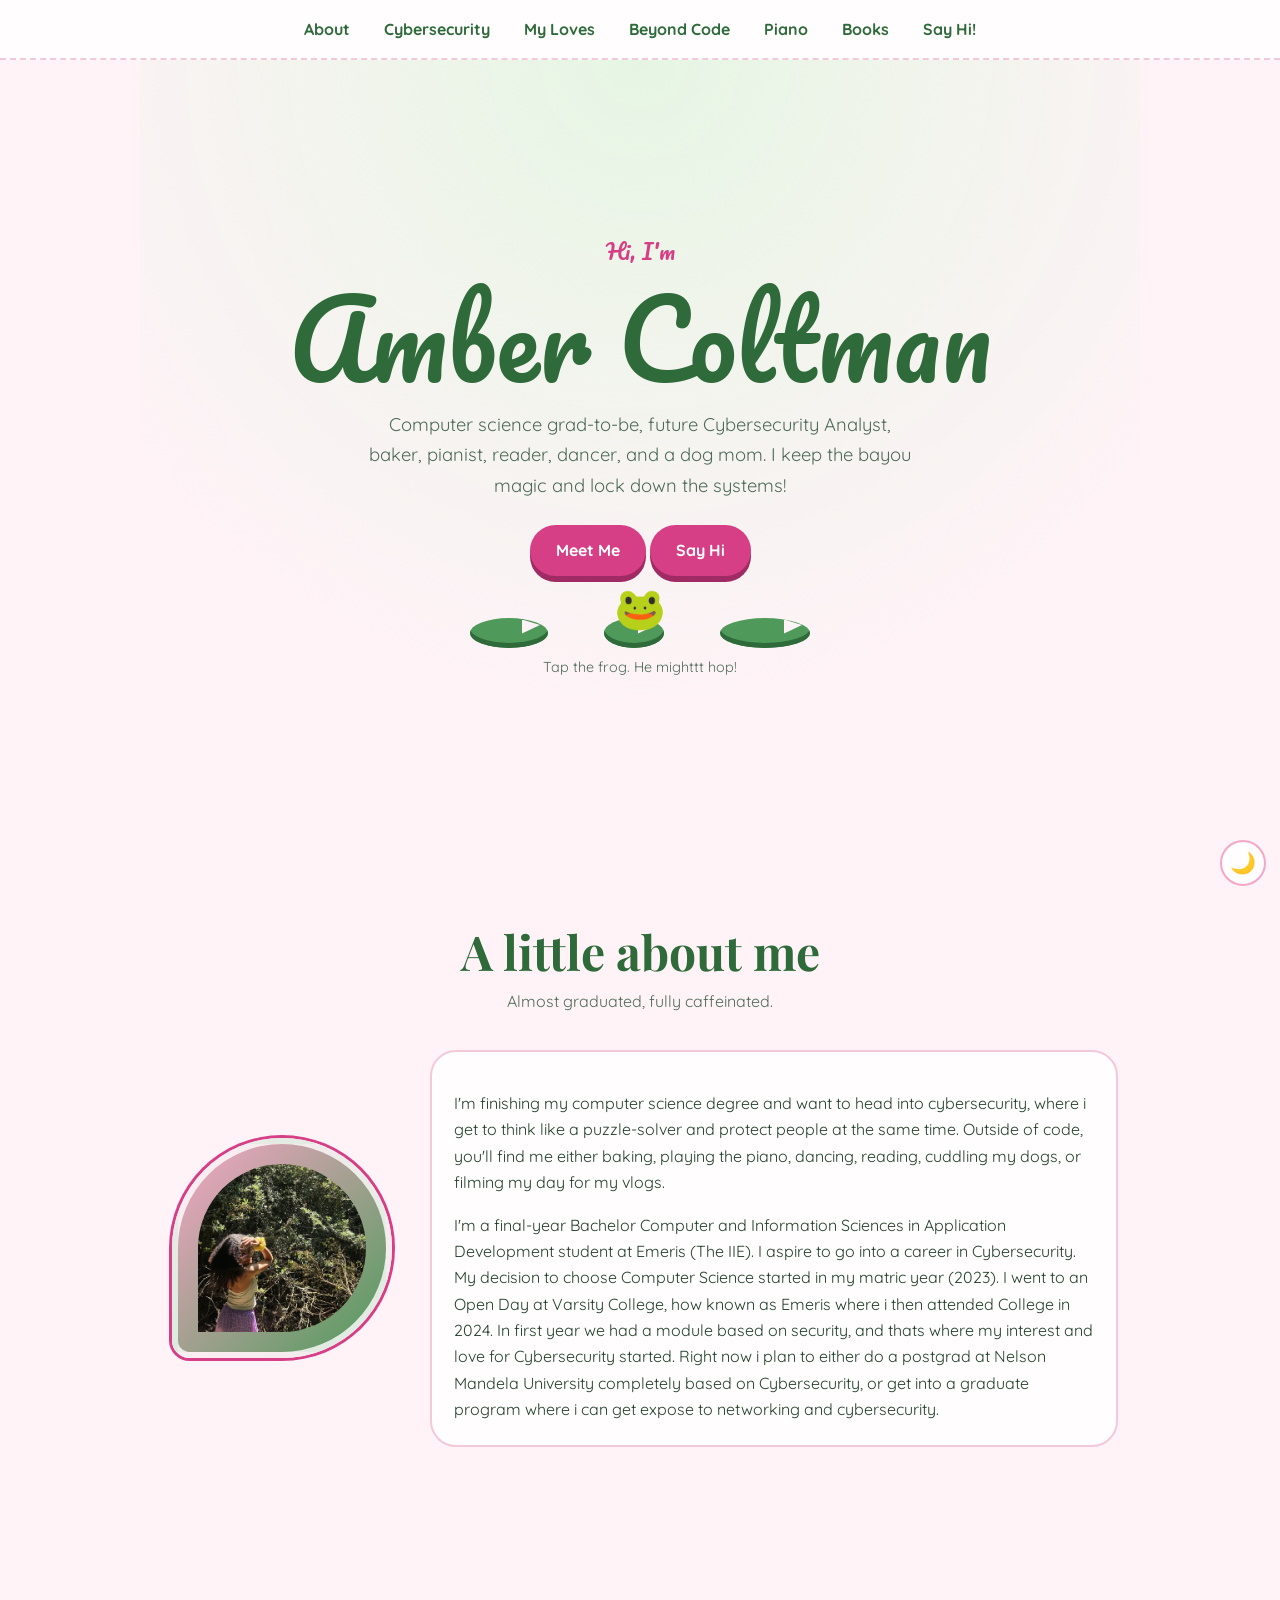
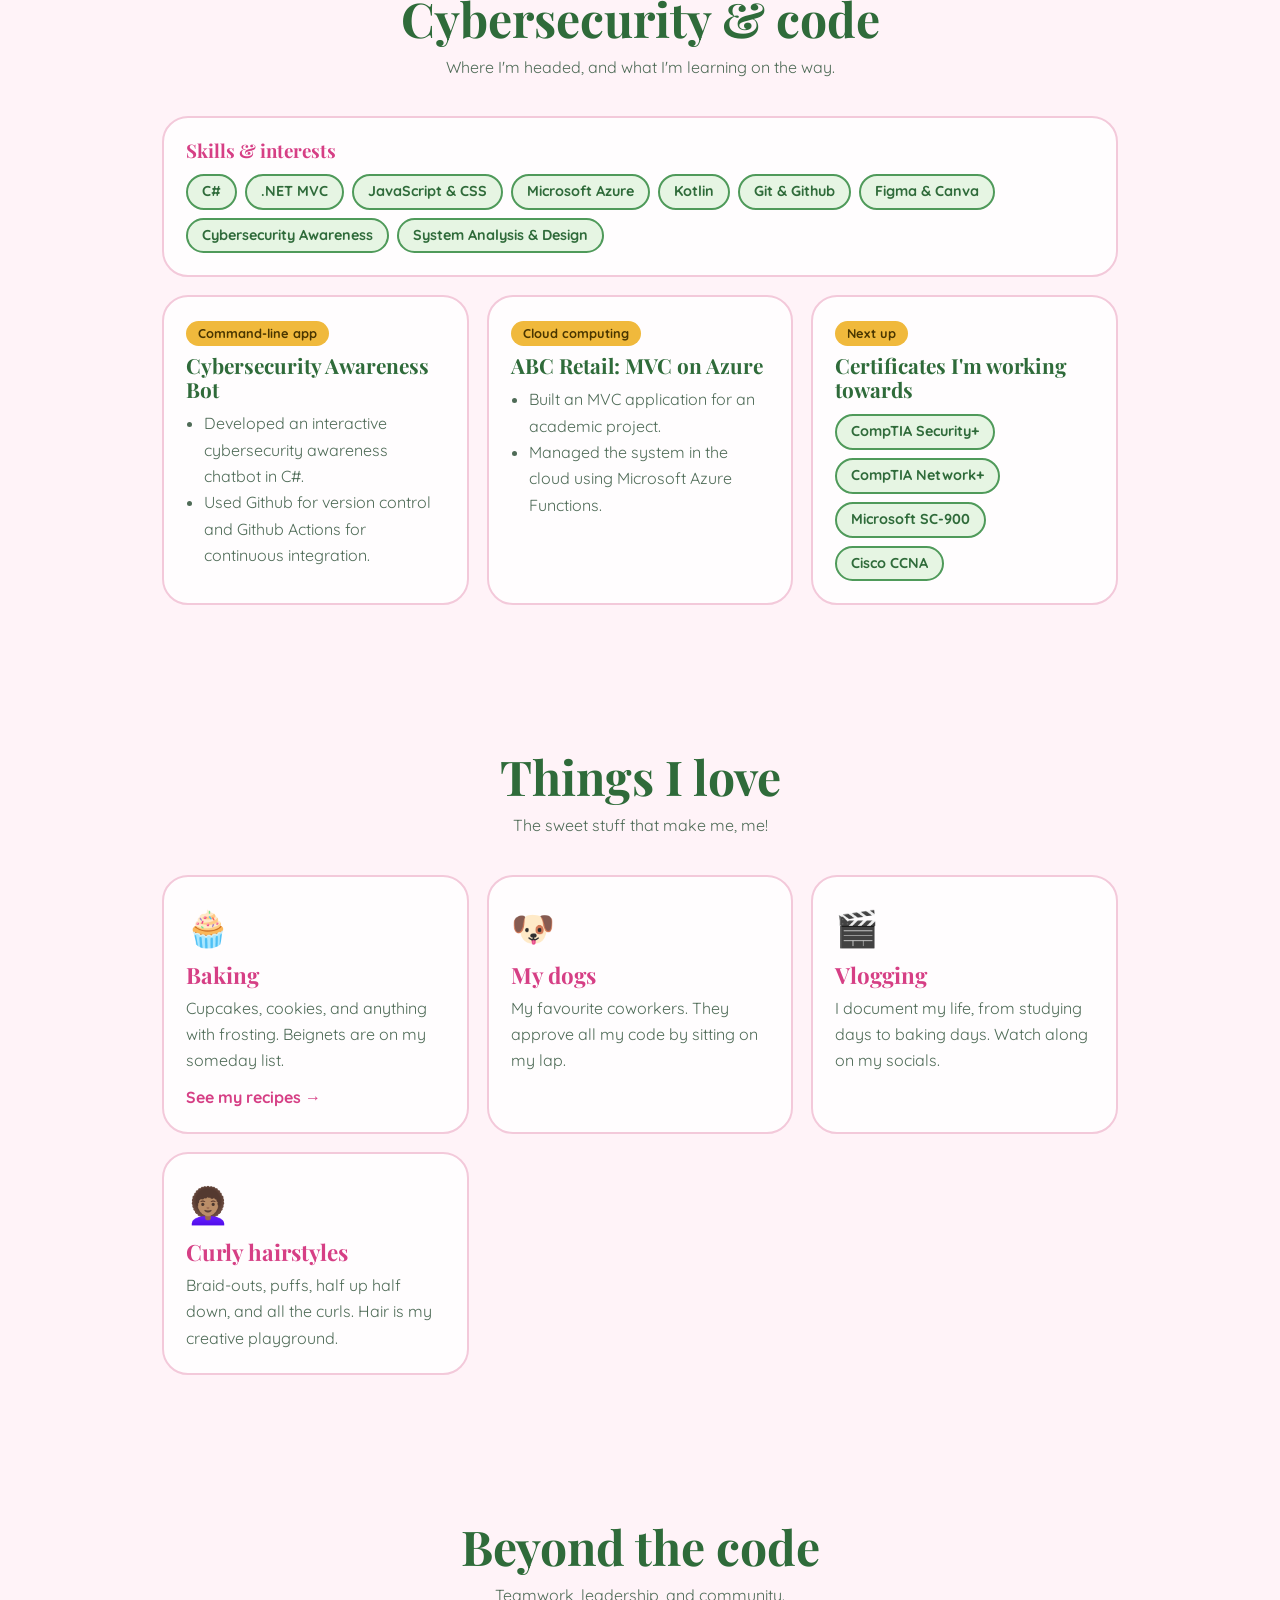
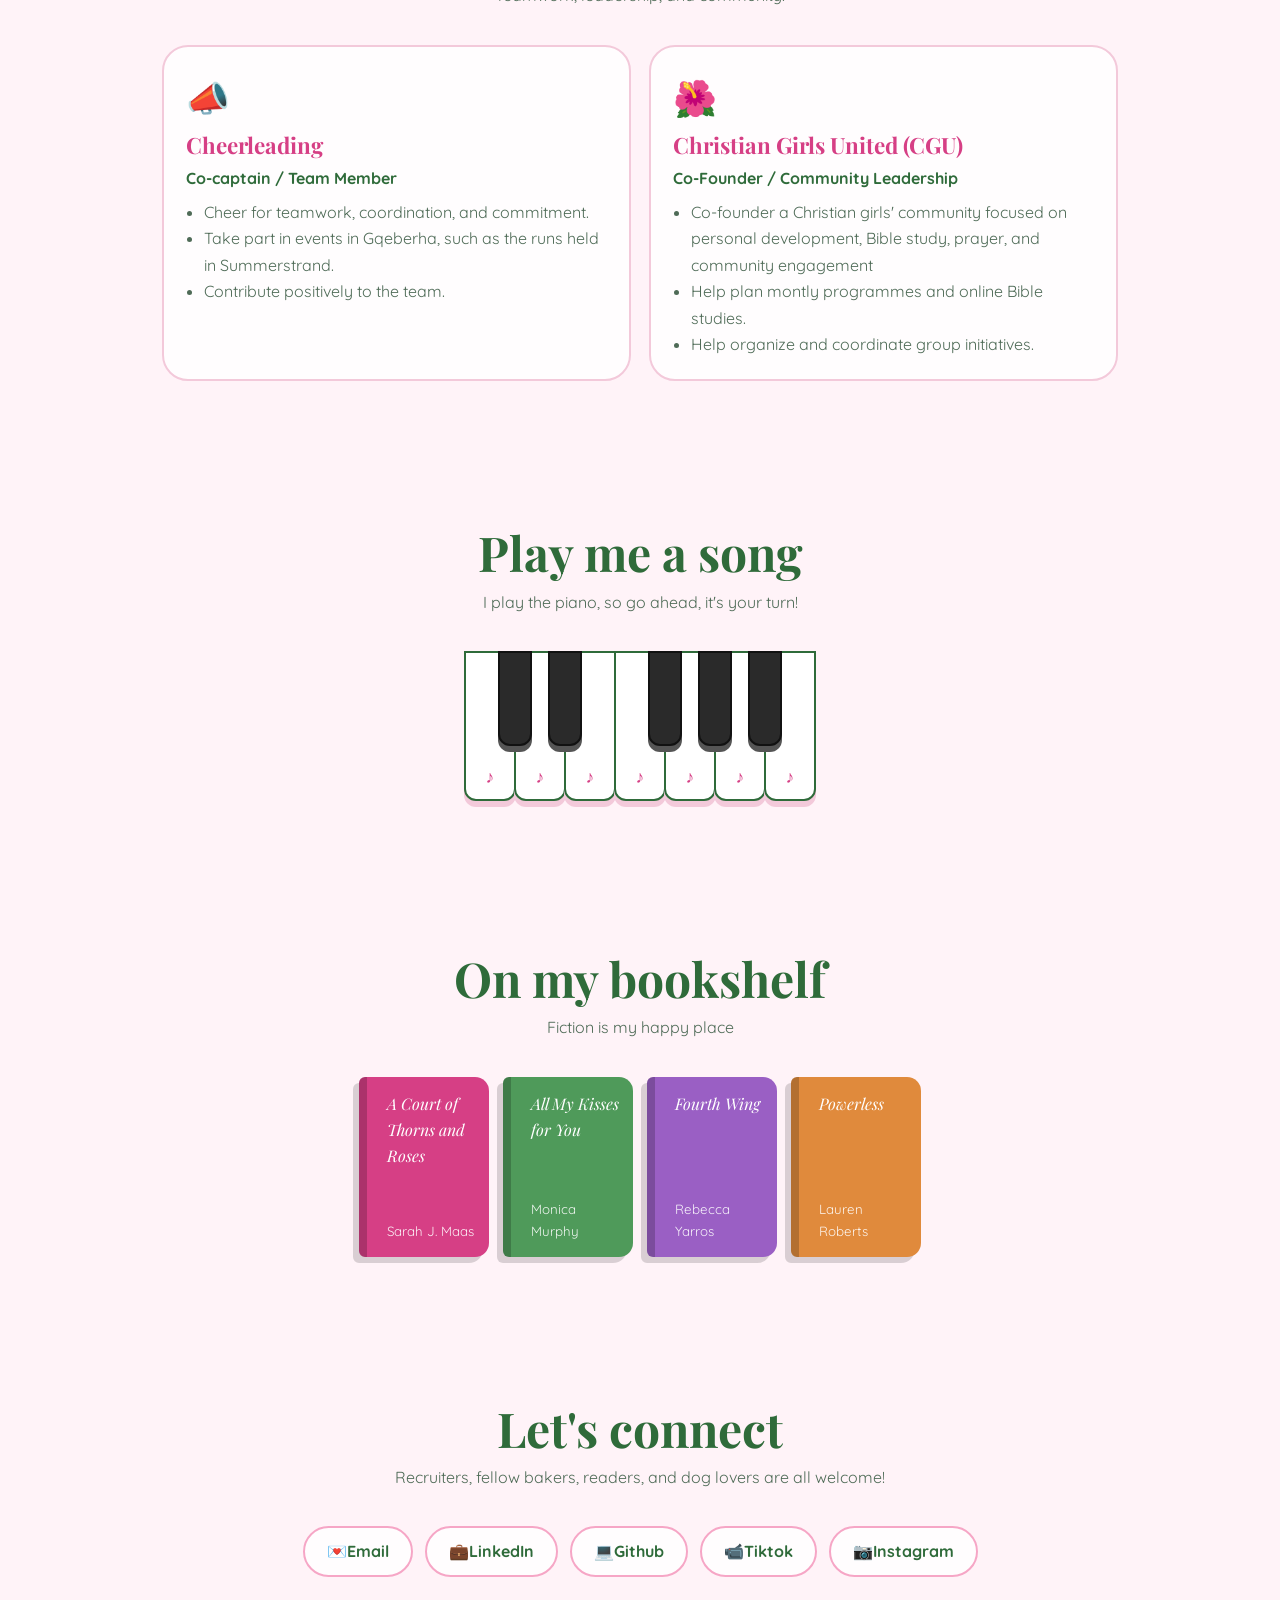
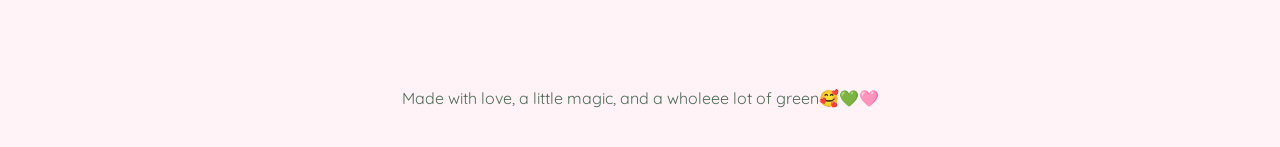
<file: index.html>
<!DOCTYPE html>
<html lang="en">

<head>
    <meta charset="utf-8">
    <meta name="viewport" content="width=device-width, initial-scale=1, viewport-fit=cover">

    <title>Amber Coltman | Aspiring Cybersecurity Analyst </title>

    <!--fonts-->
    <link href="https://fonts.googleapis.com/css2?family=Playfair+Display:ital,wght@0,600;1,500&family=Quicksand:wght@400;600;700&family=Pacifico&display=swap" rel="stylesheet">

    <!--style-->
    <link rel="stylesheet" href="style.css">
</head>

<body>

    <div id="flies" aria-hidden="true"></div>


    <!--menu-->
    <nav aria-label="Sections">
        <a href="#about">About</a>
        <a href="#security">Cybersecurity</a>
        <a href="#loves">My Loves</a>
        <a href="#beyond">Beyond Code</a>
        <a href="#piano">Piano</a>
        <a href="#books">Books</a>
        <a href="#contact">Say Hi!</a>
    </nav>

    <!--day/night button-->
    <button id="theme" aria-label="Toggle day and night">🌙</button>

    <main>

        <section class="hero">
            <div>
                <span class="hi script">Hi, I'm</span>
                <h1 class="script" id="name" aria-label="Your Name">Amber Coltman</h1>

                <p>
                    Computer science grad-to-be, future Cybersecurity Analyst, baker, pianist, reader, dancer, and a dog mom. I keep the bayou magic and lock down the systems!
                </p>

                <a class="btn" href="#loves">Meet Me</a>
                <a class="btn" href="#contact">Say Hi</a>

                <!--hopping frog-->
                <div class="frogwrap" style="margin-top: 42px;">
                    <div class="pads">
                        <div class="pad"></div>
                        <div class="pad p2"></div>
                        <div class="pad p3"></div>
                    </div>
                    <button id="frog" aria-label="Make the frog hop">🐸</button>
                </div>
                <div class="bubble" id="bubble">Tap the frog. He mighttt hop!</div>
            </div>
        </section>


        <!--about me-->

        <section id="about">
            <h2 class="reveal">A little about me</h2>
            <p class="sub reveal">Almost graduated, fully caffeinated.</p>

            <div class="about">
                <!--will add photo of me later-->
                <img src="amber_photo.jpg" alt="Photo of me" class="photo reveal" style="object-fit: cover;">

                <div class="card reveal">
                    <p>
                        I'm finishing my computer science degree and want to head into cybersecurity, where i get to think like a puzzle-solver and protect people at the same time.
                        Outside of code, you'll find me either baking, playing the piano, dancing, reading, cuddling my dogs, or filming my day for my vlogs.
                    </p>
                    <p style="margin-bottom: 0;">
                        I'm a final-year Bachelor Computer and Information Sciences in Application Development student at Emeris (The IIE). I aspire to go into a career in Cybersecurity.
                        My decision to choose Computer Science started in my matric year (2023). I went to an Open Day at Varsity College, how known as Emeris where i then attended College in 2024.
                        In first year we had a module based on security, and thats where my interest and love for Cybersecurity started. Right now i plan to either do a postgrad at Nelson Mandela University completely based on Cybersecurity,
                        or get into a graduate program where i can get expose to networking and cybersecurity.
                    </p>
                </div>
            </div>
        </section>

        <section id="security">
            <h2 class="reveal">Cybersecurity &amp; code</h2>
            <p class="sub reveal">Where I'm headed, and what I'm learning on the way.</p>

            <!--skills-->
            <div class="card reveal">
                <h3 style="color: var(--hot);">Skills &amp; interests</h3>

                <div class="tags">
                    <span class="tag">C#</span>
                    <span class="tag">.NET MVC</span>
                    <span class="tag">JavaScript & CSS</span>
                    <span class="tag">Microsoft Azure</span>
                    <span class="tag">Kotlin</span>
                    <span class="tag">Git &amp; Github</span>
                    <span class="tag">Figma & Canva</span>
                    <span class="tag">Cybersecurity Awareness</span>
                    <span class="tag">System Analysis & Design</span>
                </div>
            </div>

            <!--projects & certificates-->
            <div class="grid" style="margin-top: 18px;">

            <div class="card proj reveal">
                <span class="pl">Command-line app</span>
                <h3>Cybersecurity Awareness Bot</h3>
                <ul>
                    <li>Developed an interactive cybersecurity awareness chatbot in C#.</li>
                    <li>Used Github for version control and Github Actions for continuous integration.</li>
                </ul>
            </div>

             <div class="card proj reveal">
                <span class="pl">Cloud computing</span>
                <h3>ABC Retail: MVC on Azure</h3>
                <ul>
                    <li>Built an MVC application for an academic project.</li>
                    <li>Managed the system in the cloud using Microsoft Azure Functions.</li>
                </ul>
            </div>

             <div class="card proj reveal">
                <span class="pl">Next up</span>
                <h3>Certificates I'm working towards</h3>
                <div class="tags">
                    <span class="tag">CompTIA Security+</span>
                    <span class="tag">CompTIA Network+</span>
                    <span class="tag">Microsoft SC-900</span>
                    <span class="tag">Cisco CCNA</span>
                </div>
            </div>
        </div>
        </section>

        <!--things i love-->
        <section id="loves">
            <h2 class="reveal">Things I love</h2>
            <p class="sub reveal">The sweet stuff that make me, me!</p>

            <div class="grid">

            
                    <a href="recipes.html" class="card love card-link reveal">
                        <span class="e">🧁</span>
                    <h3>Baking</h3>
                    <p>Cupcakes, cookies, and anything with frosting. Beignets are on my someday list.</p>
                    <span class="more">See my recipes →</span>    
                </a>
                

                <div class="card love reveal">
                    <span class="e">🐶</span>
                    <h3>My dogs</h3>
                    <p>My favourite coworkers. They approve all my code by sitting on my lap.</p>
                </div>

                <div class="card love reveal">
                    <span class="e">🎬</span>
                    <h3>Vlogging</h3>
                    <p>I document my life, from studying days to baking days. Watch along on my socials.</p>
                </div>

                <div class="card love reveal">
                    <span class="e">👩🏽‍🦱</span>
                    <h3>Curly hairstyles</h3>
                    <p>Braid-outs, puffs, half up half down, and all the curls. Hair is my creative playground.</p>
                </div>

            </div>
        </section>

        <!--beyond code-->
        <section id="beyond">
            <h2 class="reveal">Beyond the code</h2>
            <p class="sub reveal">Teamwork, leadership, and community.</p>

            <div class="grid">

                <div class="card love reveal">
                    <span class="e">📣</span>
                    <h3>Cheerleading</h3>
                    <p class="role">Co-captain / Team Member</p>
                    <ul>
                        <li>Cheer for teamwork, coordination, and commitment.</li>
                        <li>Take part in events in Gqeberha, such as the runs held in Summerstrand.</li>
                        <li>Contribute positively to the team.</li>
                    </ul>
                </div>

                <div class="card love reveal">
                    <span class="e">🌺</span>
                    <h3>Christian Girls United (CGU)</h3>
                    <p class="role">Co-Founder / Community Leadership</p>
                    <ul>
                        <li>Co-founder a Christian girls' community focused on personal development, Bible study, prayer, and community engagement</li>
                        <li>Help plan montly programmes and online Bible studies.</li>
                        <li>Help organize and coordinate group initiatives.</li>
                    </ul>
                </div>
            </div>
        </section>

        <!--piano-->
        <section id="piano">
            <h2 class="reveal">Play me a song</h2>
            <p class="sub reveal">I play the piano, so go ahead, it's your turn!</p>
            <!--keys are created by script.js-->
            <div class="piano reveal" id="keys" role="group" aria-label="Little piano"></div>
        </section>

        <!--books-->
        <section id="books">
            <h2 class="reveal">On my bookshelf</h2>
            <p class="sub reveal">Fiction is my happy place</p>

            <div class="books">

                <div class="book reveal" style="background: #d63f85;">
                    A Court of Thorns and Roses
                    <small>Sarah J. Maas</small>
                </div>

                <div class="book reveal" style="background: #4f9a5a;">
                    All My Kisses for You
                    <small>Monica Murphy</small>
                </div>

                <div class="book reveal" style="background: #9a5fc4;">
                    Fourth Wing
                    <small>Rebecca Yarros</small>
                </div>

                <div class="book reveal" style="background: #e08a3c;">
                    Powerless
                    <small>Lauren Roberts</small>
                </div>
                
            </div>
        </section>

        <section id="contact">
        <!--contact-->
        <h2 class="reveal">Let's connect</h2>
        <p class="sub reveal">Recruiters, fellow bakers, readers, and dog lovers are all welcome!</p>

        <div class="social reveal">
            <a href="mailto:coltmanamber@gmail.com">💌Email</a>
            <a href="https://www.linkedin.com/in/amber-coltman-54a87628b/">💼LinkedIn</a>
            <a href="https://github.com/ambercoltman">💻Github</a>
            <a href="http://tiktok.com/@itssambii.xx">📹Tiktok</a>
            <a href="https://www.instagram.com/amber_coltmxn_?igsh=MTkwbnRlbzEyNHQxbQ==">📷Instagram</a>
        </div>
        </section>
    </main>

    <footer>
        Made with love, a little magic, and a wholeee lot of green🥰💚🩷
    </footer>

    <script src="script.js"></script>    
</body>

</html>
</file>
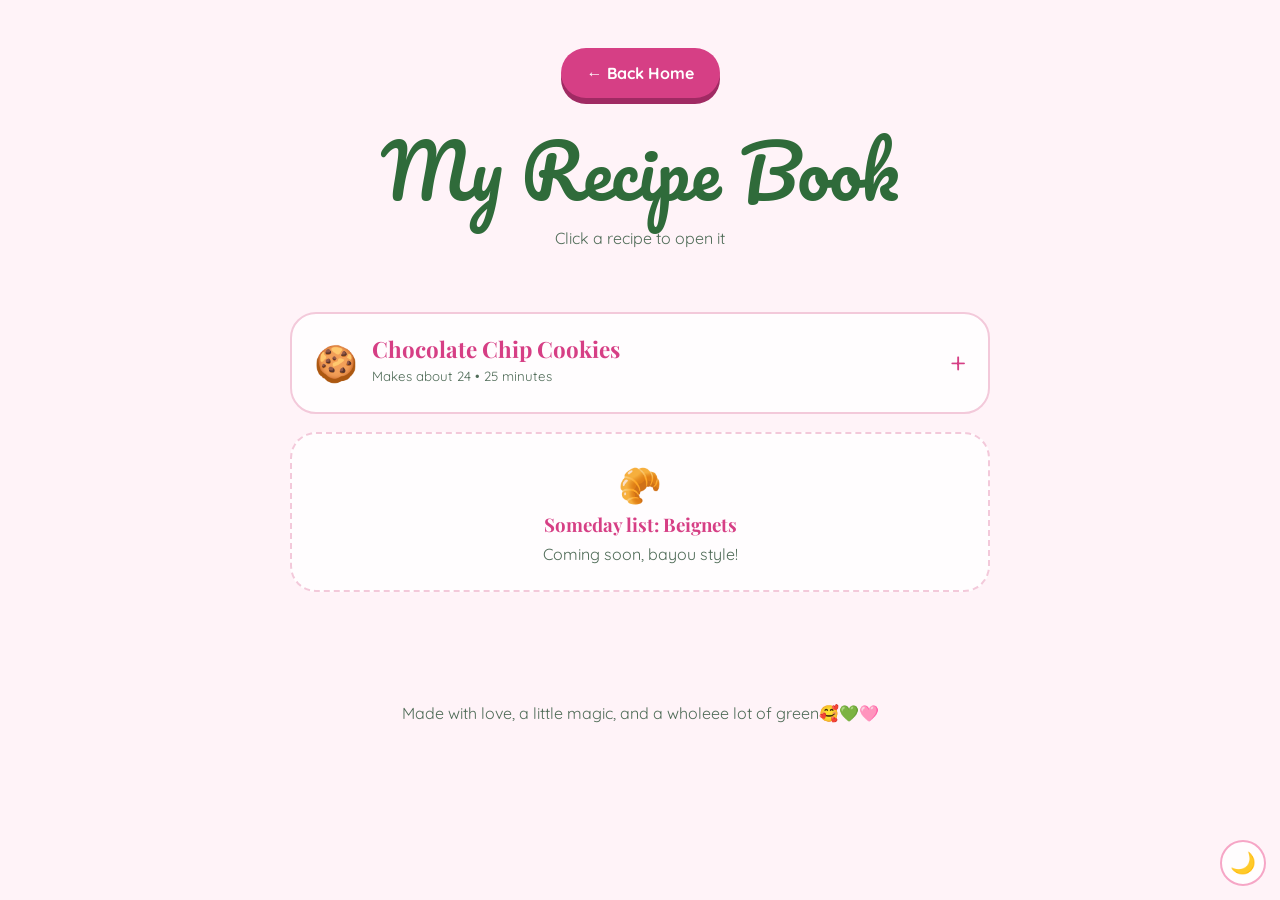
<file: recipes.html>
<!DOCTYPE html>
<html lang="en">

<head>
    <meta charset="utf-8">
    <meta name="viewport" content="width=device-width, initial-scale=1, viewport-fit=cover">

    <title>Amber's Recipe Book</title>

    <link href="https://fonts.googleapis.com/css2?family=Playfair+Display:ital,wght@0,600;1,500&family=Quicksand:wght@400;600;700&family=Pacifico&display=swap" rel="stylesheet">
    <link rel="stylesheet" href="style.css">
</head>

<body>
    <div id="flies" aria-hidden="true"></div>
    <button id="theme" aria-label="Toggle day and night">🌙</button>

    <main>

        <section class="page-top">
            <a class="btn" href="index.html">← Back Home</a>
            <h1 class="script reveal" style="margin-top: 32px; font-size: clamp(2.4rem, 8vw, 4.5rem); color: var(--deep);">My Recipe Book</h1>
            <p class="sub reveal" style="margin-top: 12px;">Click a recipe to open it</p>
        </section>

        <section style="padding-top: 24px;">
            <div class="recipes">

                <details class="card recipe reveal">
                    <summary>
                        <span class="e">🍪</span>
                        <div>
                            <h3>Chocolate Chip Cookies</h3>
                            <small>Makes about 24 • 25 minutes</small>
                        </div>
                    </summary>
                    <div class="inside">
                        <h4>Ingredients</h4>
                        <ul>
                            <li>225g soft butter</li>
                            <li>150g white sugar</li>
                            <li>165g brown sugar</li>
                            <li>2 eggs</li>
                            <li>2 tsp vanilla essence</li>
                            <li>250g cake flour</li>
                            <li>1 tsp bicarbonate of sode</li>
                            <li>1 tsp salt</li>
                            <li>300g chocolate chips</li>
                        </ul>
                        <h4>Method</h4>
                        <ol>
                            <li>Heat oven to 180°C</li>
                            <li>Cream butter and both sugars together until fluffy</li>
                            <li>Beat in eggs and vanilla</li>
                            <li>Mix in flour, bicard, and salt, then fold in chocolate chips</li>
                            <li>Scoop onto a lined baking tray and bake for 10 to 12 minutes</li>
                        </ol>
                    </div>
                </details>

                <div class="card reveal" style="text-align: center; border-style: dashed;">
                    <span style="font-size: 2.2rem;">🥐</span>
                        <h3 style="color: var(--hot);">Someday list: Beignets</h3>
                        <p style="margin: 6px 0 0; color: var(--soft);">Coming soon, bayou style!</p>
                </div>
            </div>
        </section>

    </main>
     <footer>
        Made with love, a little magic, and a wholeee lot of green🥰💚🩷
    </footer>

    <script src="subpages.js"></script>  
</body>
</html>
</file>
<file: style.css>
/*colours*/

:root {
  --bg: #fff3f8;
  --bg2: #e6f5e3;
  --ink: #23402b;
  --soft: #4f6b57;
  --pink: #f6a6c6;
  --hot: #d63f85;
  --leaf: #4f9a5a;
  --deep: #2f6b3a;
  --gold: #f0b93c;
  --card: #ffffffcc;
  --line: #f3c9da;
  --fly: #f0b93c;

  box-sizing: border-box;
  padding-top: env(safe-area-inset-top, 0px);
  padding-bottom: env(safe-area-inset-bottom, 0px);
  color-scheme: light;
}

/*Night colors (used automatically on dark mode, or with the moon button)*/
:root[data-theme="dark"] {
  --bg: #10231a;
  --bg2: #163325;
  --ink: #f6e8ef;
  --soft: #c5d8c9;
  --pink: #e98bb3;
  --hot: #ff8fbf;
  --leaf: #7fd08a;
  --deep: #9be3a2;
  --gold: #ffd66b;
  --card: #1d3a2bcc;
  --line: #3f6a52;
  --fly: #ffe27a;
  color-scheme: dark;
}

html {
  scroll-behavior: smooth;
}

* {
  box-sizing: border-box;
}

body {
  margin: 0;
  background: var(--bg);
  color: var(--ink);
  font-family: Quicksand, "Trebuchet MS", sans-serif;
  line-height: 1.65;
  overflow-x: hidden;
}

h1,
h2,
h3 {
  font-family: "Playfair Display", Georgia, serif;
  line-height: 1.15;
  margin: 0;
}

.script {
  font-family: Pacifico, "Brush Script MT", cursive;
  font-weight: 400;
}

a {
  color: var(--hot);
}

a:focus-visible,
button:focus-visible {
  outline: 3px solid var(--gold);
  outline-offset: 3px;
  border-radius: 8px;
}

main {
  position: relative;
  z-index: 2;
}

section {
  max-width: 1000px;
  margin: 0 auto;
  padding: 72px 22px;
}

ul {
  margin: 8px 0 0;
  padding-left: 18px;
  color: var(--soft);
}


/*menu*/

nav {
  position: sticky;
  top: 0;
  z-index: 20;
  display: flex;
  gap: 6px;
  justify-content: center;
  flex-wrap: wrap;
  padding: 10px;
  background: var(--card);
  backdrop-filter: blur(10px);
  border-bottom: 2px dashed var(--line);
}

nav a {
  text-decoration: none;
  color: var(--deep);
  font-weight: 700;
  padding: 6px 14px;
  border-radius: 99px;
  transition: 0.25s;
}

nav a:hover {
  background: var(--pink);
  color: #ffffff;
  transform: translateY(-2px) rotate(-2deg);
}

#theme {
  position: fixed;
  right: 14px;
  bottom: 14px;
  z-index: 30;
  width: 46px;
  height: 46px;
  border-radius: 50%;
  border: 2px solid var(--pink);
  background: var(--card);
  font-size: 1.3rem;
  cursor: pointer;
}


/*fireflies*/

#flies {
  position: fixed;
  inset: 0;
  pointer-events: none;
  z-index: 1;
}

.fly {
  position: absolute;
  width: 8px;
  height: 8px;
  border-radius: 50%;
  background: var(--fly);
  box-shadow: 0 0 12px 4px var(--fly);
  opacity: 0;
  animation: float var(--d) ease-in-out infinite;
  animation-delay: var(--w);
}

@keyframes float {
  0% {
    transform: translate(0, 0);
    opacity: 0;
  }
  20% {
    opacity: 0.9;
  }
  50% {
    transform: translate(var(--x), -60px);
    opacity: 0.3;
  }
  80% {
    opacity: 0.9;
  }
  100% {
    transform: translate(calc(var(--x) * -1), -120px);
    opacity: 0;
  }
}


/*top of page*/

.hero {
  min-height: 88vh;
  display: grid;
  place-items: center;
  text-align: center;
  background: radial-gradient(circle at 50% 0, var(--bg2), transparent 70%);
}

.hero .hi {
  font-size: 1.4rem;
  color: var(--hot);
  display: inline-block;
  transform-origin: 70% 80%;
  animation: wave 2.6s ease-in-out infinite;
}

@keyframes wave {
  0%, 60%, 100% {
    transform: rotate(0);
  }
  10%, 30% {
    transform: rotate(-8deg);
  }
  20%, 40% {
    transform: rotate(8deg);
  }
}

.hero h1 {
  font-size: clamp(3rem, 11vw, 6.5rem);
  color: var(--deep);
  margin: 8px 0;
}

/*Each letter of my name bounces in*/
.hero h1 span {
  display: inline-block;
  animation: letter 0.8s cubic-bezier(0.3, 1.6, 0.5, 1) both;
  animation-delay: calc(var(--i) * 60ms);
}

@keyframes letter {
  from {
    transform: translateY(40px) scale(0.3);
    opacity: 0;
  }
  to {
    transform: none;
    opacity: 1;
  }
}

.hero p {
  max-width: 34rem;
  margin: 12px auto 24px;
  font-size: 1.15rem;
  color: var(--soft);
}


/*buttons*/

.btn {
  display: inline-block;
  background: var(--hot);
  color: #ffffff;
  text-decoration: none;
  font-weight: 700;
  padding: 12px 26px;
  border-radius: 99px;
  box-shadow: 0 6px 0 #a02a63;
  transition: 0.2s;
}

.btn:hover {
  transform: translateY(3px);
  box-shadow: 0 3px 0 #a02a63;
}

.btn.alt {
  background: var(--leaf);
  box-shadow: 0 6px 0 var(--deep);
  margin-left: 8px;
}

.btn.alt:hover {
  box-shadow: 0 3px 0 var(--deep);
}


/*frogs and lily pads*/

.frogwrap {
  position: relative;
  width: min(340px, 90%);
  margin: 0 auto;
}

.pads {
  display: flex;
  justify-content: space-between;
  align-items: flex-end;
}

.pad {
  width: 78px;
  height: 30px;
  background: var(--leaf);
  border-radius: 50%;
  position: relative;
  box-shadow: inset 0 -5px 0 var(--deep);
}

.pad::after {
  content: "";
  position: absolute;
  right: 8px;
  top: 2px;
  width: 18px;
  height: 14px;
  background: var(--bg);
  clip-path: polygon(0 0, 100% 40%, 0 100%);
}

.pad.p2 {
  width: 60px;
}

.pad.p3 {
  width: 90px;
}

#frog {
  position: absolute;
  bottom: 14px;
  left: 50%;
  font-size: 2.6rem;
  cursor: pointer;
  background: none;
  border: 0;
  transition: transform 0.5s cubic-bezier(0.3, 1.6, 0.5, 1);
}

.bubble {
  font-size: 0.9rem;
  color: var(--soft);
  margin-top: 8px;
  min-height: 1.4em;
}


/*headings and scroll animations*/

h2 {
  font-size: clamp(2rem, 6vw, 3rem);
  color: var(--deep);
  text-align: center;
  margin-bottom: 8px;
}

.sub {
  text-align: center;
  color: var(--soft);
  margin: 0 auto 36px;
  max-width: 32rem;
}

/*Hidden until you scroll to it*/
.reveal {
  opacity: 0;
  transform: translateY(36px) scale(0.96);
  transition: opacity 0.7s, transform 0.7s cubic-bezier(0.3, 1.4, 0.5, 1);
}

/*script.js adds .in when it's on screen*/
.reveal.in {
  opacity: 1;
  transform: none;
}

h2.reveal.in {
  animation: pop 0.7s cubic-bezier(0.3, 1.7, 0.5, 1);
}

@keyframes pop {
  0% {
    transform: scale(0.6) rotate(-4deg);
  }
  60% {
    transform: scale(1.08) rotate(2deg);
  }
  100% {
    transform: none;
  }
}


/*about, cards, tags*/

.about {
  display: grid;
  gap: 28px;
  grid-template-columns: 1fr;
  align-items: center;
}

@media (min-width: 760px) {
  .about {
    grid-template-columns: 240px 1fr;
  }
}

.photo {
  width: 220px;
  height: 220px;
  margin: auto;
  padding: 20px;
  display: grid;
  place-items: center;
  text-align: center;
  font-size: 1rem;
  font-weight: 700;
  color: #ffffff;
  border-radius: 50% 50% 50% 8%;
  background: linear-gradient(135deg, var(--pink), var(--leaf));
  border: 6px solid var(--card);
  box-shadow: 0 0 0 3px var(--hot);
}

.card {
  background: var(--card);
  border: 2px solid var(--line);
  border-radius: 26px;
  padding: 22px;
}

.grid {
  display: grid;
  gap: 18px;
  grid-template-columns: repeat(auto-fit, minmax(250px, 1fr));
}

.love {
  transition: transform 0.3s cubic-bezier(0.3, 1.6, 0.5, 1), border-color 0.3s;
}

.love:hover {
  transform: translateY(-6px) rotate(-1.5deg);
  border-color: var(--hot);
}

.love .e {
  display: inline-block;
  font-size: 2.2rem;
  transition: transform 0.4s;
}

.love:hover .e {
  transform: scale(1.25) rotate(12deg);
}

.love h3 {
  font-size: 1.4rem;
  color: var(--hot);
  margin: 6px 0;
}

.love p {
  margin: 0;
  color: var(--soft);
}

.love .role {
  color: var(--deep);
  font-weight: 700;
}

.proj h3 {
  font-size: 1.3rem;
  color: var(--deep);
  margin-bottom: 4px;
}

.proj .pl {
  display: inline-block;
  background: var(--gold);
  color: #4a3600;
  border-radius: 99px;
  padding: 2px 12px;
  font-size: 0.8rem;
  font-weight: 700;
  margin-bottom: 8px;
}

.tags {
  display: flex;
  flex-wrap: wrap;
  gap: 8px;
  margin-top: 12px;
}

.tag {
  background: var(--bg2);
  color: var(--deep);
  border: 2px solid var(--leaf);
  border-radius: 99px;
  padding: 4px 14px;
  font-weight: 700;
  font-size: 0.9rem;
  transition: 0.2s;
}

.tag:hover {
  background: var(--leaf);
  color: #ffffff;
  transform: scale(1.08);
}


/*paino*/

.piano {
  display: flex;
  justify-content: center;
  margin: 34px 0 6px;
}

.key {
  position: relative;
  display: flex;
  align-items: flex-end;
  justify-content: center;
  width: clamp(30px, 8vw, 52px);
  height: 150px;
  margin: 0 -1px;
  padding-bottom: 8px;
  background: #ffffff;
  border: 2px solid var(--deep);
  border-radius: 0 0 12px 12px;
  box-shadow: 0 6px 0 var(--line);
  color: var(--hot);
  font-size: 1.1rem;
  cursor: pointer;
  transition: 0.12s;
}

/*Black keys*/
.key.b {
  width: clamp(22px, 5.5vw, 34px);
  height: 95px;
  margin: 0 calc(clamp(22px, 5.5vw, 34px) / -2);
  z-index: 2;
  background: #2a2a2a;
  border-color: #111111;
  box-shadow: 0 6px 0 #555555;
}

/*Pressed keys*/
.key.on,
.key:active {
  transform: translateY(5px);
  background: var(--pink);
  box-shadow: 0 1px 0 var(--line);
}

.key.b.on,
.key.b:active {
  background: var(--hot);
}

.hint {
  text-align: center;
  color: var(--soft);
  font-size: 0.9rem;
}


/*books, contact, footer*/

.books {
  display: flex;
  gap: 14px;
  flex-wrap: wrap;
  justify-content: center;
}

.book {
  width: 130px;
  height: 180px;
  padding: 14px 12px 14px 20px;
  display: flex;
  flex-direction: column;
  justify-content: space-between;
  color: #ffffff;
  font-family: "Playfair Display", Georgia, serif;
  font-style: italic;
  border-radius: 6px 14px 14px 6px;
  border-left: 8px solid rgba(0, 0, 0, 0.2);
  box-shadow: -6px 6px 0 rgba(0, 0, 0, 0.15);
  transform-origin: bottom left;
  transition: transform 0.35s cubic-bezier(0.3, 1.6, 0.5, 1);
}

.book:hover {
  transform: rotate(-8deg) translateY(-8px);
}

.book small {
  font-family: Quicksand, sans-serif;
  font-style: normal;
  opacity: 0.9;
}

.social {
  display: flex;
  flex-wrap: wrap;
  gap: 12px;
  justify-content: center;
  margin-top: 22px;
}

.social a {
  background: var(--card);
  border: 2px solid var(--pink);
  border-radius: 99px;
  padding: 10px 22px;
  text-decoration: none;
  font-weight: 700;
  color: var(--deep);
  transition: 0.25s;
}

.social a:hover {
  background: var(--pink);
  color: #ffffff;
  transform: translateY(-4px) rotate(-3deg);
}

footer {
  position: relative;
  z-index: 2;
  text-align: center;
  padding: 36px 22px;
  color: var(--soft);
}


/*reduce motion*/

@media (prefers-reduced-motion: reduce) {
  * {
    animation: none !important;
    transition: none !important;
  }

  .reveal {
    opacity: 1;
    transform: none;
  }

  .fly {
    display: none;
  }
}

/*clickable cards*/

.card-link {
  display: block;
  text-decoration: none;
  color: inherit;
}

.more {
  display: inline-block;
  margin-top: 10px;
  font-weight: 700;
  color: var(--hot);
  transition: 0.25s;
}

.card-link:hover .more {
  transform: translateX(6px);
}

/*sub pages*/

.page-top {
  text-align: center;
  padding-top: 48px;
  padding-bottom: 0;
}

.recipes {
  display: grid;
  gap: 18px;
  max-width: 700px;
  margin: 0 auto;
}

.recipe {
  padding: 0;
  overflow: hidden;
}

.recipe summary {
  display: flex;
  align-items: center;
  gap: 14px;
  padding: 20px 22px;
  cursor: pointer;
  list-style: none;
}

.recipe summary::-webkit-details-marker {
  display: none;
}

.recipe summary::after {
  content: "+";
  margin-left: auto;
  font-size: 1.8rem;
  color: var(--hot);
  transition: transform 0.3s;
}

.recipe[open] summary::after {
  transform: rotate(45deg);
}

.recipe .e {
  font-size: 2.2rem;
}

.recipe h3 {
  font-size: 1.4rem;
  color: var(--hot);
}

.recipe small {
  color: var(--soft);
}

.recipe .inside {
  padding: 0 22px 22px;
}

.recipe h4 {
  margin: 16px 0 4px;
  color: var(--deep);
}

.recipe ol {
  margin: 8px 0 0;
  padding-left: 20px;
  color: var(--soft);
}
</file>
